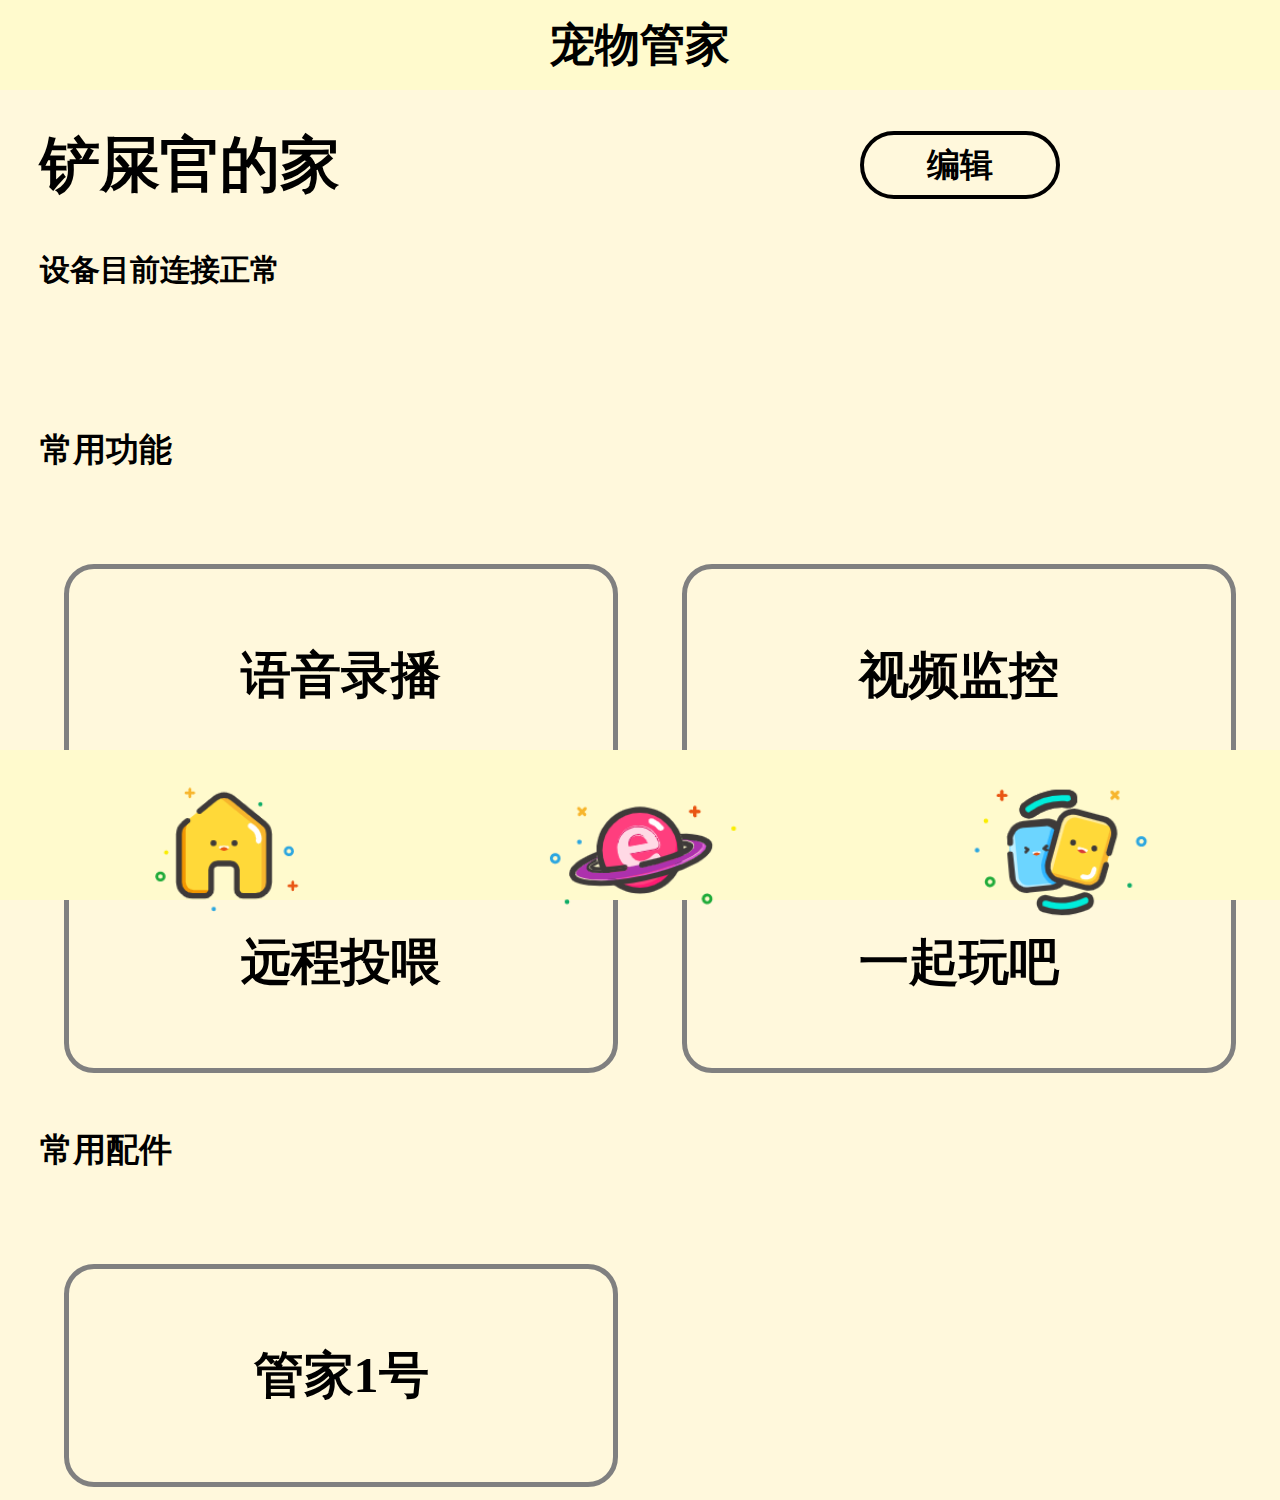
<file: 宠物管家/index.html>
<!DOCTYPE html>
<html>
	<head>
		<meta charset="utf-8" />
		<title>基于IoT技术的智能宠物管家</title>
		<link rel="stylesheet" type="text/css" href="css/style.css" />
	</head>
	<body>
		<div class="general">
			<div class="head">
				<div class="title">
					宠物管家
				</div>
				<div class="info">
					<div class="name">
						铲屎官的家
					</div>
					<div class="edit_btn">
						<div class="btn_style">
							编辑
						</div>
					</div>
				</div>
				<div class="status">
					设备目前连接正常
				</div>
			</div>
			<div class="content">
				<div class="blank">
					
				</div>
				<div class="usage">
					<div class="sub_title">
						常用功能
					</div>
					<div class="sub_fun">
						<div class="four1">
							语音录播
						</div>
						<div class="four1">
							视频监控
						</div>
						<div class="four1">
							远程投喂
						</div>
						<div class="four1">
							一起玩吧
						</div>
					</div>
				</div>
				<div class="usage" style="height: 400px;">
					<div class="sub_title">
						常用配件
					</div>
					<div class="sub_fun" style="height: 300px;">
						<div class="four1">
							管家1号
						</div>
						<!-- <div class="four1">
							视频监控
						</div> -->
					</div>
				</div>
			</div>
			<div class="tabbar">
				<div class="bot_icon">
					<!-- <div class="pic">
						<img src="img/control.png" style="height: 90%;">
					</div> -->
					<!-- <div class="text">
						控制
					</div> -->
					<a href="index.html">
						<img src="img/control.png" style="width: 55%;margin-top: -10px;">
					</a>
				</div>
				<div class="bot_icon">
					<a href="explore.html">
						<img src="img/explore.png" style="width: 55%;margin-top: -10px;">
					</a>
				</div>
				<div class="bot_icon">
					<a href="info.html">
						<img src="img/info.png" style="width: 55%;margin-top: -10px;">
					</a>
				</div>
			</div>
		</div>
	</body>
</html>
</file>
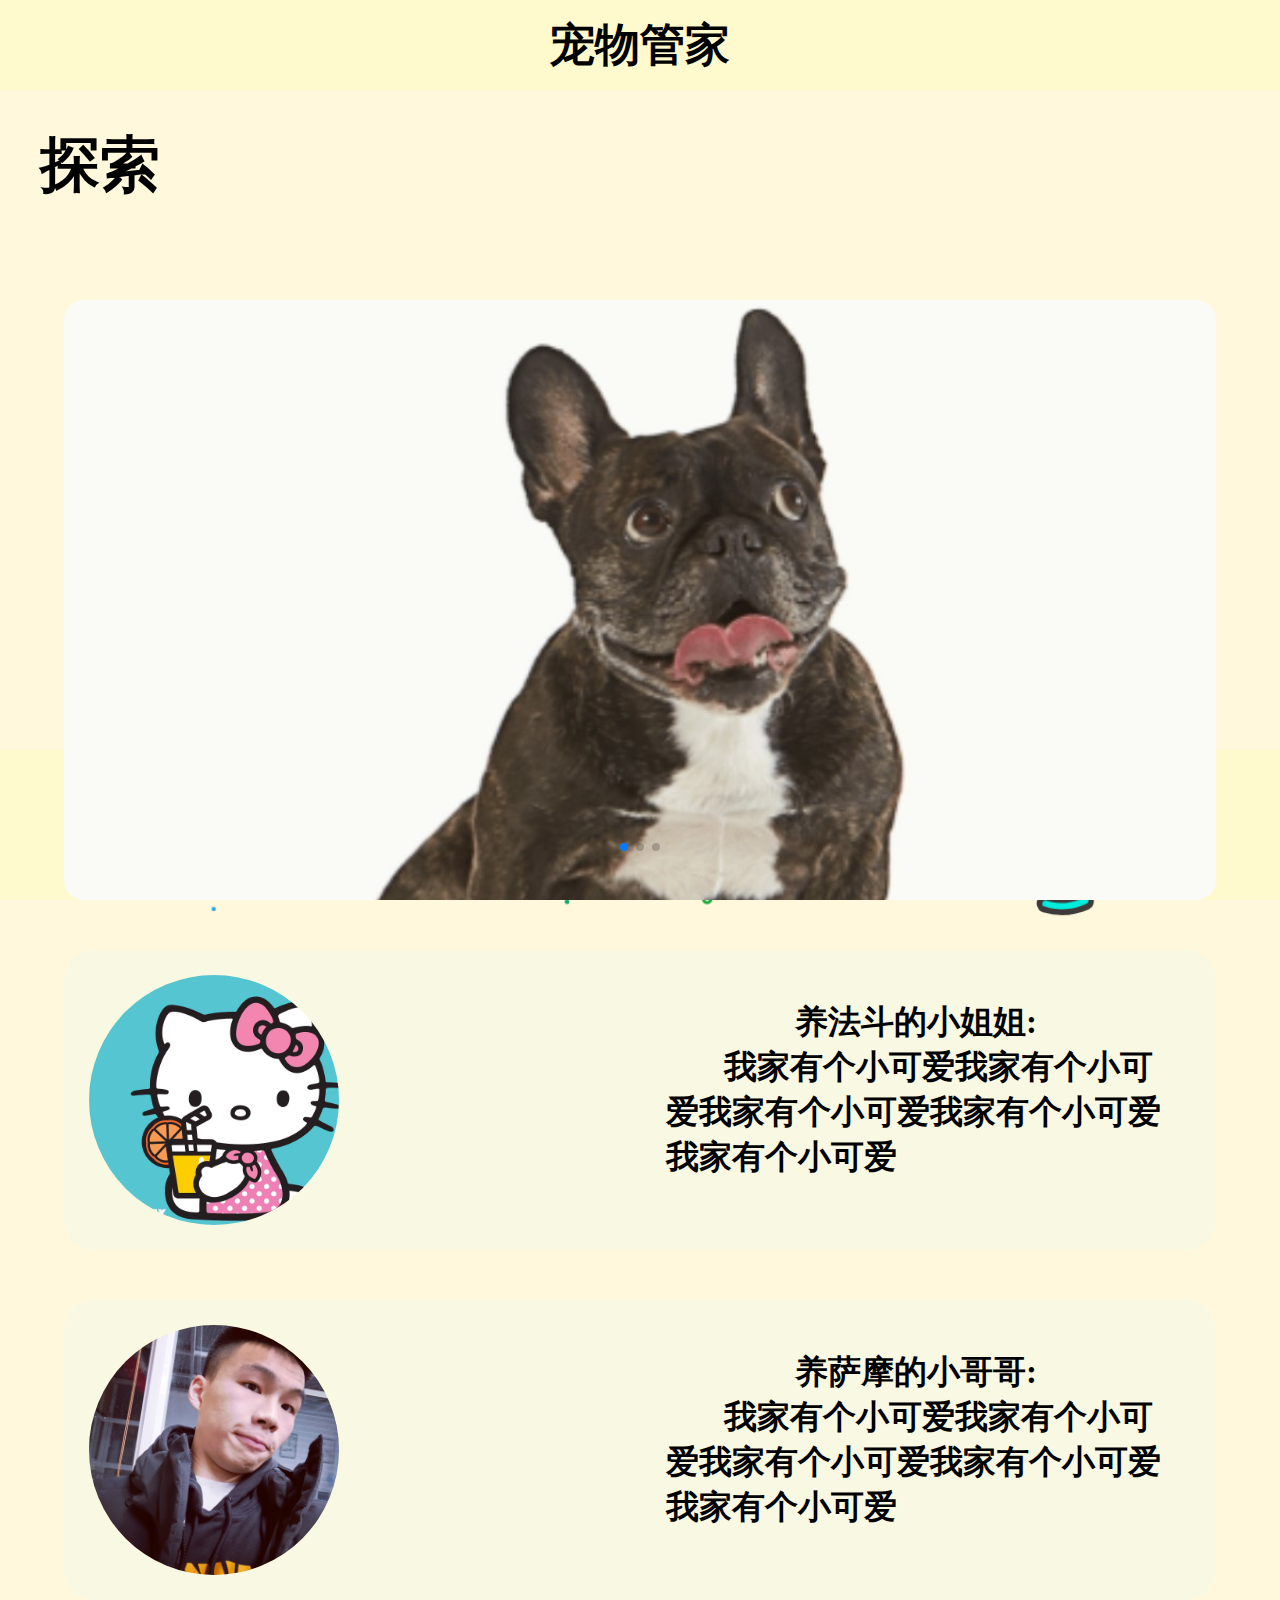
<file: 宠物管家/explore.html>
<!DOCTYPE html>
<html>
	<head>
		<meta charset="utf-8" />
		<title>基于IoT技术的智能宠物管家</title>
		<link rel="stylesheet" type="text/css" href="css/style.css" />
		<link rel="stylesheet" type="text/css" href="css/swiper.min.css" />
	</head>
	<body>
		<div class="general">
			<div class="head">
				<div class="title">
					宠物管家
				</div>
				<div class="info">
					<div class="name">
						探索
					</div>
					<!-- <div class="edit_btn">
						<div class="btn_style">
							编辑
						</div>
					</div> -->
				</div>
				<!-- <div class="status">
					设备目前连接正常
				</div> -->
			</div>
			<div class="content">
				<script src="js/swiper.min.js"></script>
				<div class="sub_title" style="height: 600px;padding-left: 0rem;">
					<div class="swiper-container">
						<div class="swiper-wrapper">
							<div class="swiper-slide" style="overflow: hidden;"><img src="img/s1.jpg" style="width: 100%;"></div>
							<div class="swiper-slide" style="overflow: hidden;"><img src="img/s2.jpg" style="width: 100%;"></div>
							<div class="swiper-slide" style="overflow: hidden;"><img src="img/s3.jpg" style="width: 100%;"></div>
						</div>
						<div class="swiper-pagination"></div>
					</div>
				</div>
				<div class="sub_fun" id="usr" style="height: 700px;">
					<div class="usr_li">
						<div class="usr_pic">
							<a href="social_info.html">
								<img src="img/usr1.jpg" style="width: 100%;border-radius: 100%;">
							</a>
						</div>
						<div class="usr_intro">
							<p style="width: 100%;text-align: center;">养法斗的小姐姐:</p>
							<p>&nbsp;&nbsp;&nbsp;&nbsp;&nbsp;&nbsp;&nbsp;我家有个小可爱我家有个小可爱我家有个小可爱我家有个小可爱我家有个小可爱</p>
						</div>
					</div>
					<div class="usr_li">
						<div class="usr_pic">
							<img src="img/usr2.jpg" style="width: 100%;border-radius: 100%;">
						</div>
						<div class="usr_intro">
							<p style="width: 100%;text-align: center;">养萨摩的小哥哥:</p>
							<p>&nbsp;&nbsp;&nbsp;&nbsp;&nbsp;&nbsp;&nbsp;我家有个小可爱我家有个小可爱我家有个小可爱我家有个小可爱我家有个小可爱</p>
						</div>
					</div>
				</div>
			</div>
		</div>
		<div class="tabbar">
			<div class="bot_icon">
				<!-- <div class="pic">
						<img src="img/control.png" style="height: 90%;">
					</div> -->
				<!-- <div class="text">
						控制
					</div> -->
				<a href="index.html">
					<img src="img/control.png" style="width: 55%;margin-top: -10px;">
				</a>
			</div>
			<div class="bot_icon">
				<a href="explore.html">
					<img src="img/explore.png" style="width: 55%;margin-top: -10px;">
				</a>
			</div>
			<div class="bot_icon">
				<a href="info.html">
					<img src="img/info.png" style="width: 55%;margin-top: -10px;">
				</a>
			</div>
		</div>
		</div>
		<script>
			var mySwiper = new Swiper('.swiper-container', {
				// direction: 'vertical', // 垂直切换选项
				loop: true, // 循环模式选项
				autoplay: {
					delay: 3000,
					stopOnLastSlide: false,
					disableOnInteraction: false,
				},
				// 如果需要分页器
				pagination: {
					el: '.swiper-pagination',
				},
			})
		</script>
	</body>
</html>
</file>
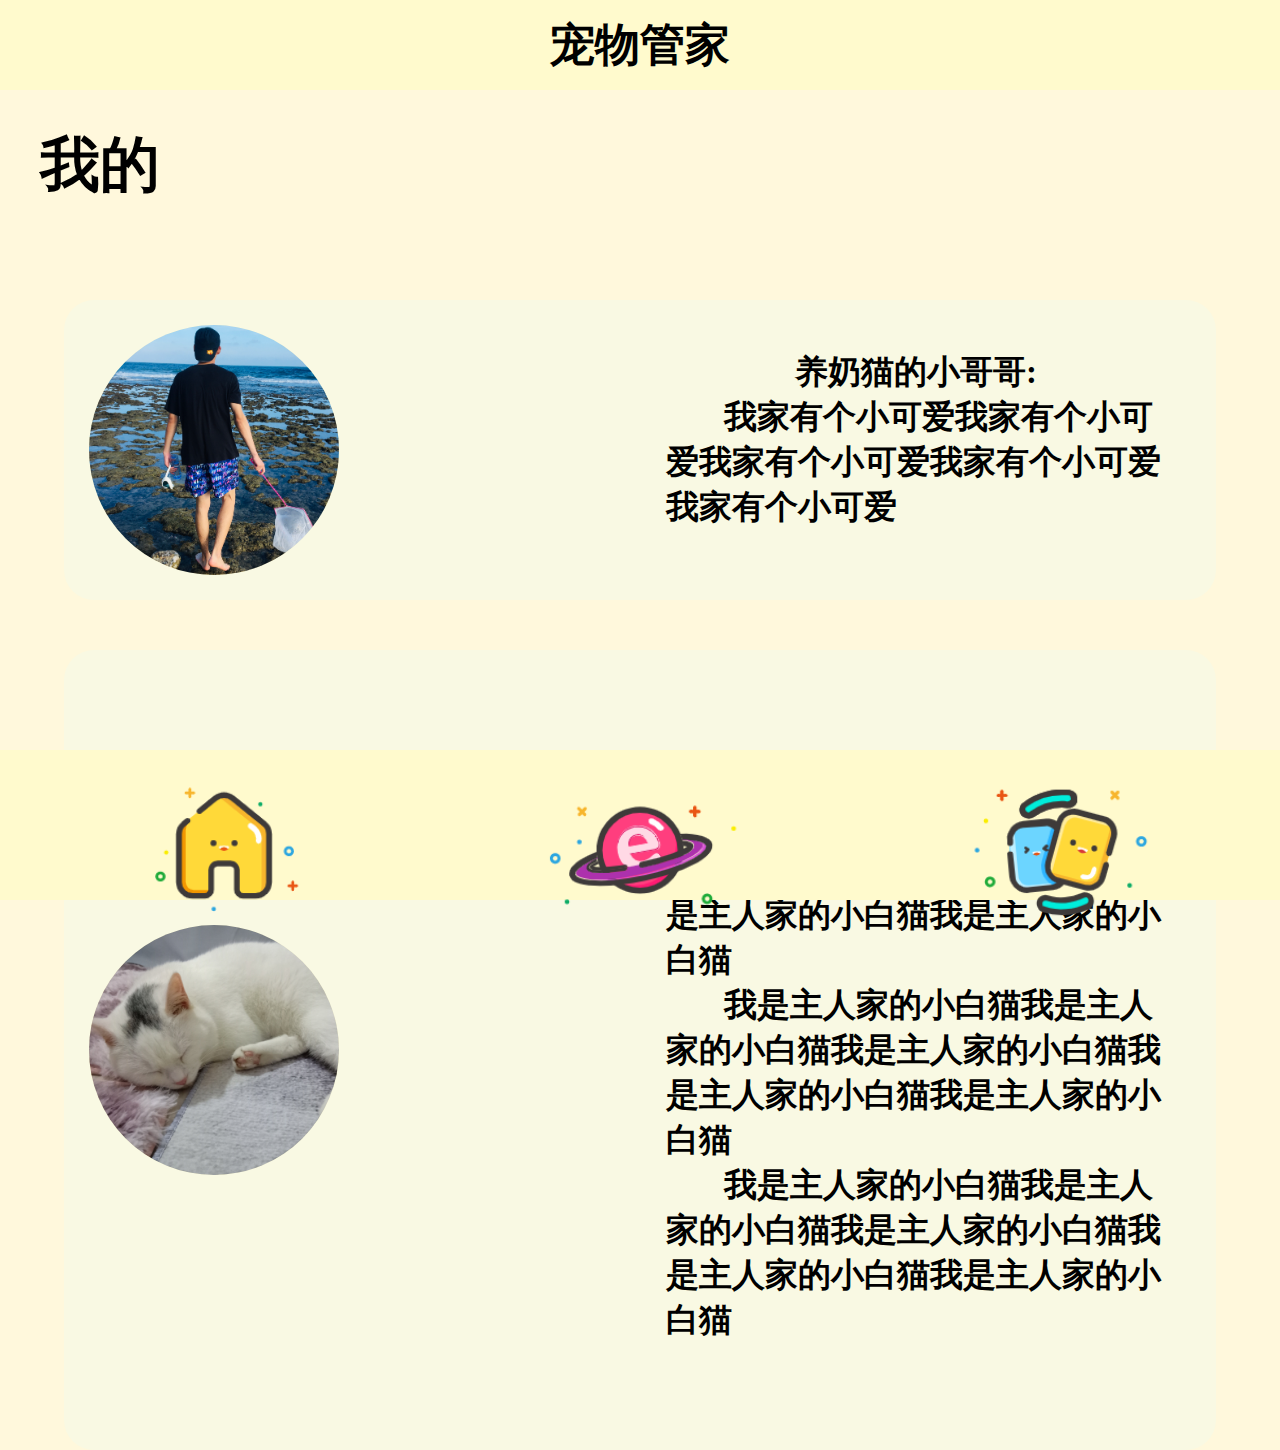
<file: 宠物管家/info.html>
<!DOCTYPE html>
<html>
	<head>
		<meta charset="utf-8" />
		<title>基于IoT技术的智能宠物管家</title>
		<link rel="stylesheet" type="text/css" href="css/style.css" />
	</head>
	<body>
		<div class="general">
			<div class="head" style="height: 250px;">
				<div class="title">
					宠物管家
				</div>
				<div class="info">
					<div class="name">
						我的
					</div>
					<!-- <div class="edit_btn">
						<div class="btn_style">
							编辑
						</div>
					</div> -->
				</div>
				<!-- <div class="status">
					设备目前连接正常
				</div> -->
			</div>
			<div class="content">
					<!-- <div class="sub_title">
						常用配件
					</div> -->
					<div class="usr_li">
						<div class="usr_pic">
							<img src="img/usr3.jpg" style="width: 100%;border-radius: 100%;">
						</div>
						<div class="usr_intro">
							<p style="width: 100%;text-align: center;">养奶猫的小哥哥:</p>
							<p>&nbsp;&nbsp;&nbsp;&nbsp;&nbsp;&nbsp;&nbsp;我家有个小可爱我家有个小可爱我家有个小可爱我家有个小可爱我家有个小可爱</p>
						</div>
					</div>
					<div class="usr_li" id="pet_info">
						<div class="usr_pic" style="background-color: none;float: left;">
							<img src="img/pet.jpg" style="width: 100%;border-radius: 100%;">
						</div>
						<div class="pet_intro">
							<p style="width: 100%;text-align: center;">贝贝:</p>
							<p>&nbsp;&nbsp;&nbsp;&nbsp;&nbsp;&nbsp;&nbsp;我是主人家的小白猫我是主人家的小白猫我是主人家的小白猫我是主人家的小白猫我是主人家的小白猫</p>
							<p>&nbsp;&nbsp;&nbsp;&nbsp;&nbsp;&nbsp;&nbsp;我是主人家的小白猫我是主人家的小白猫我是主人家的小白猫我是主人家的小白猫我是主人家的小白猫</p>
							<p>&nbsp;&nbsp;&nbsp;&nbsp;&nbsp;&nbsp;&nbsp;我是主人家的小白猫我是主人家的小白猫我是主人家的小白猫我是主人家的小白猫我是主人家的小白猫</p>
						</div>
					</div>
				</div>
			</div>
			<div class="tabbar">
				<div class="bot_icon">
					<!-- <div class="pic">
						<img src="img/control.png" style="height: 90%;">
					</div> -->
					<!-- <div class="text">
						控制
					</div> -->
					<a href="index.html">
						<img src="img/control.png" style="width: 55%;margin-top: -10px;">
					</a>
				</div>
				<div class="bot_icon">
					<a href="explore.html">
						<img src="img/explore.png" style="width: 55%;margin-top: -10px;">
					</a>
				</div>
				<div class="bot_icon">
					<a href="info.html">
						<img src="img/info.png" style="width: 55%;margin-top: -10px;">
					</a>
				</div>
			</div>
		</div>
	</body>
</html>
</file>
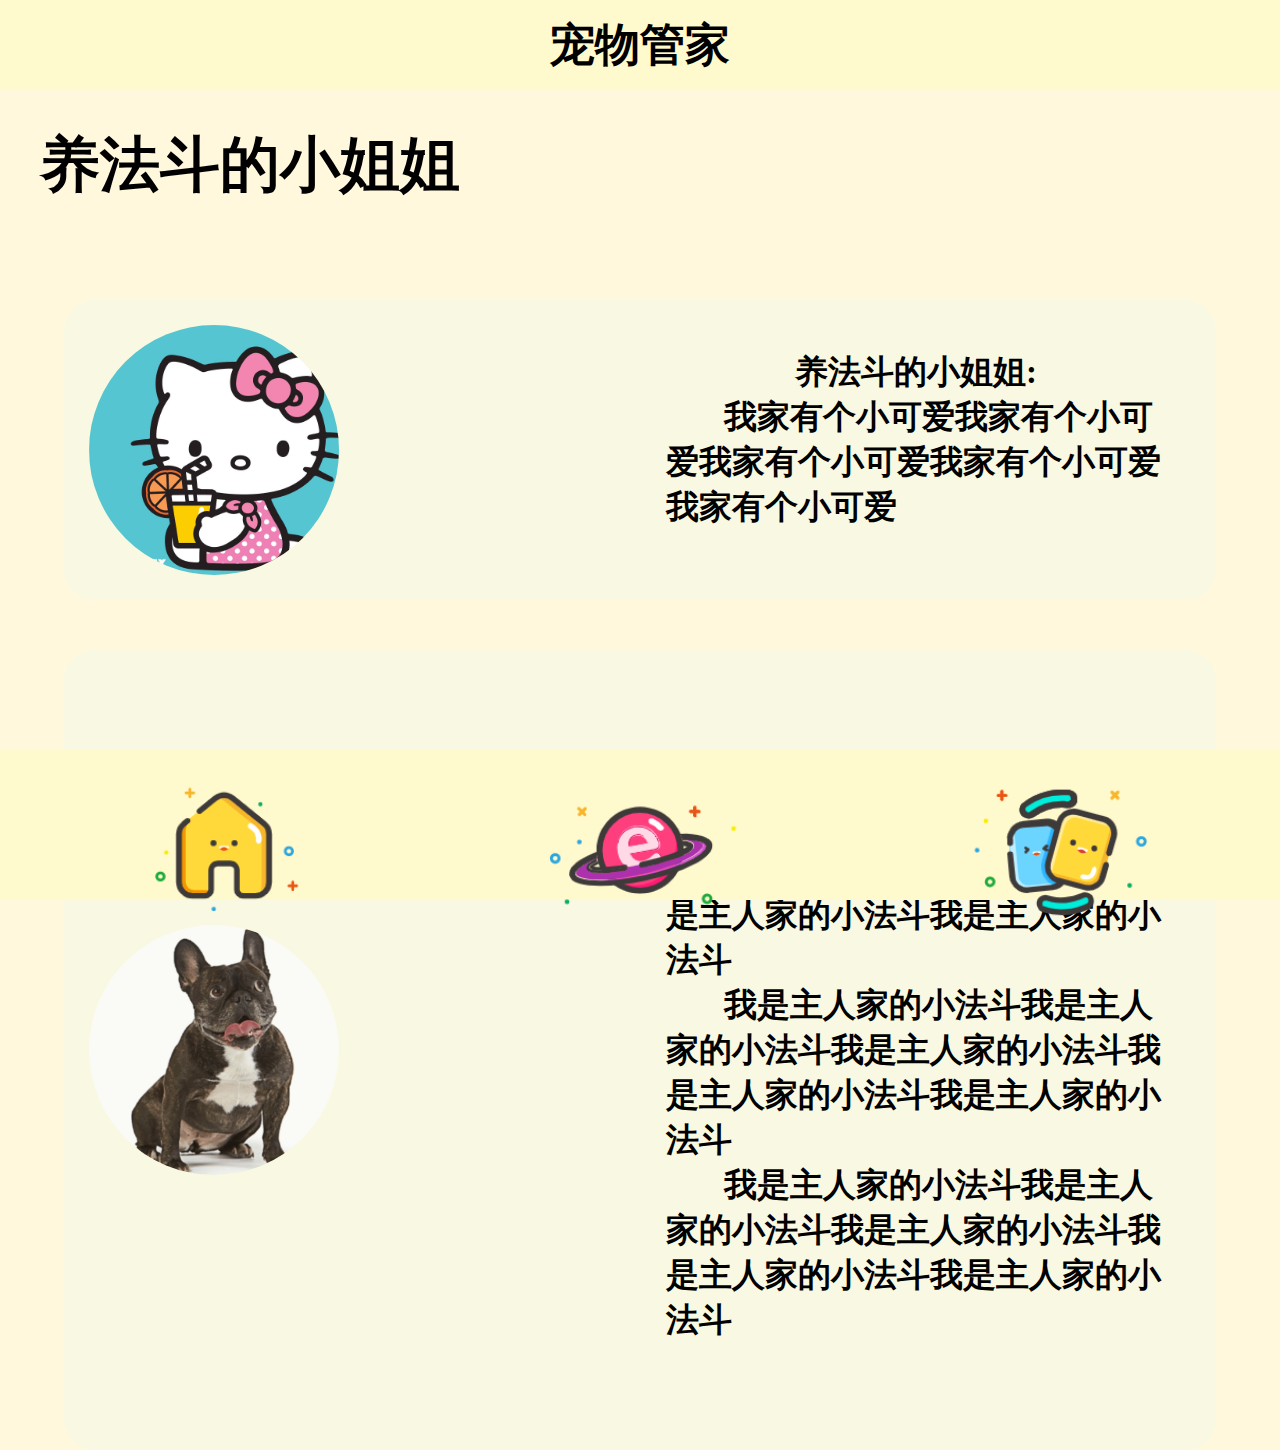
<file: 宠物管家/social_info.html>
<!DOCTYPE html>
<html>
	<head>
		<meta charset="utf-8" />
		<title>基于IoT技术的智能宠物管家</title>
		<link rel="stylesheet" type="text/css" href="css/style.css" />
	</head>
	<body>
		<div class="general">
			<div class="head" style="height: 250px;">
				<div class="title">
					宠物管家
				</div>
				<div class="info">
					<div class="name">
						养法斗的小姐姐
					</div>
					<!-- <div class="edit_btn">
						<div class="btn_style">
							编辑
						</div>
					</div> -->
				</div>
				<!-- <div class="status">
					设备目前连接正常
				</div> -->
			</div>
			<div class="content">
					<!-- <div class="sub_title">
						常用配件
					</div> -->
					<div class="usr_li">
						<div class="usr_pic">
							<img src="img/usr1.jpg" style="width: 100%;border-radius: 100%;">
						</div>
						<div class="usr_intro">
							<p style="width: 100%;text-align: center;">养法斗的小姐姐:</p>
							<p>&nbsp;&nbsp;&nbsp;&nbsp;&nbsp;&nbsp;&nbsp;我家有个小可爱我家有个小可爱我家有个小可爱我家有个小可爱我家有个小可爱</p>
						</div>
					</div>
					<div class="usr_li" id="pet_info">
						<div class="usr_pic" style="background-color: none;float: left;">
							<img src="img/si.jpg" style="width: 100%;border-radius: 100%;">
						</div>
						<div class="pet_intro">
							<p style="width: 100%;text-align: center;">铃铛:</p>
							<p>&nbsp;&nbsp;&nbsp;&nbsp;&nbsp;&nbsp;&nbsp;我是主人家的小法斗我是主人家的小法斗我是主人家的小法斗我是主人家的小法斗我是主人家的小法斗</p>
							<p>&nbsp;&nbsp;&nbsp;&nbsp;&nbsp;&nbsp;&nbsp;我是主人家的小法斗我是主人家的小法斗我是主人家的小法斗我是主人家的小法斗我是主人家的小法斗</p>
							<p>&nbsp;&nbsp;&nbsp;&nbsp;&nbsp;&nbsp;&nbsp;我是主人家的小法斗我是主人家的小法斗我是主人家的小法斗我是主人家的小法斗我是主人家的小法斗</p>
						</div>
					</div>
				</div>
			</div>
			<div class="tabbar">
				<div class="bot_icon">
					<!-- <div class="pic">
						<img src="img/control.png" style="height: 90%;">
					</div> -->
					<!-- <div class="text">
						控制
					</div> -->
					<a href="index.html">
						<img src="img/control.png" style="width: 55%;margin-top: -10px;">
					</a>
				</div>
				<div class="bot_icon">
					<a href="explore.html">
						<img src="img/explore.png" style="width: 55%;margin-top: -10px;">
					</a>
				</div>
				<div class="bot_icon">
					<a href="info.html">
						<img src="img/info.png" style="width: 55%;margin-top: -10px;">
					</a>
				</div>
			</div>
		</div>
	</body>
</html>
</file>
<file: 宠物管家/css/style.css>
* {
	margin: 0 auto;
	padding: 0 auto;
}

body {
	background-color: #fff8dc;
	font-weight: bold;
}

.general {
	/* 	display: flex; */
	width: 100%;
	height: 100%;
	overflow: hidden;
}

.head {
	width: 100%;
	height: 300px;
	text-align: center;
}

.title {
	width: 100%;
	height: 90px;
	float: left;
	font-size: 45px;
	line-height: 90px;
	background-color: lemonchiffon;
}

.info {
	width: 100%;
	height: 150px;
	float: left;
	font-size: 60px;
}

.name {
	height: 150px;
	float: left;
	line-height: 150px;
	text-align: left;
	padding-left: 40px;
}

.edit_btn {
	width: 50%;
	height: 150px;
	float: right;
	font-size: 33px;
	display: flex;
	/* 	flex-direction: row; */
	align-items: center;
	/* 垂直居中 */
}

.btn_style {
	width: 30%;
	height: 60px;
	float: right;
	border-radius: 50px;
	border: solid black 4px;
	line-height: 60px;
	font-weight: bolder;
}

.status {
	width: 100%;
	height: 60px;
	float: left;
	font-size: 30px;
	text-align: left;
	line-height: 60px;
	padding-left: 40px;
}

.content {
	width: 100%;
	float: left;
}

.blank {
	width: 100%;
	height: 100px;
	float: left;
}

.usage {
	width: 100%;
	height: 700px;
	float: left;
	/* 	background-color: aqua; */
}

.sub_title {
	width: 100%;
	height: 100px;
	font-size: 33px;
	line-height: 100px;
	padding-left: 40px;
}

.sub_fun {
	width: 100%;
	height: 600px;
	float: left;
	/* 	background-color: antiquewhite; */
}

.four1 {
	width: 42.5%;
	height: 212.5px;
	border-radius: 30px;
	border: solid grey 5px;
	margin-top: 5%;
	margin-left: 5%;
	float: left;
	text-align: center;
	font-size: 50px;
	line-height: 212.5px;
	font-weight: bolder;
}

.tabbar {
	width: 100%;
	height: 150px;
	background-color: lemonchiffon;
	position: fixed;
	bottom: 0;
}

.bot_icon {
	width: 30%;
	height: 150px;
	float: left;
	margin-left: 2.5%;
	text-align: center;
}

.pic {
	width: 100%;
	height: 80%;
	float: left;
}

.text {
	width: 100%;
	height: 20%;
	float: left;
	font-size: 20px;
}

/* 页面2样式 */
.swiper-container {
	width: 90%;
	height: 100%;
	border-radius: 20px;
}

.usr_li {
	width: 90%;
	height: 300px;
	margin-top: 50px;
	background-color: rgba(224,255,255,0.2);
	border-radius: 30px;
	display: flex;
	align-items: center;
}

.usr_pic {
	width: 250px;
	height: 250px;
	border-radius: 100%;
	background-color: lemonchiffon;
	float: left;
	margin-left: 25px;
}

.usr_intro {
	width: 500px;
	height: 200px;
	/* border-radius: 100%; */
	/* background-color: lemonchiffon; */
	float: left;
	margin-right: 50px;
	font-size: 33px;
}

/* 页面3样式 */
#pet_info {
	height: 800px;
	
}
.pet_intro{
	width: 500px;
/* 	height: 750px; */
	/* border-radius: 100%; */
	/* background-color: lemonchiffon; */
	float: left;
	margin-right: 50px;
	font-size: 33px;
}
</file>
